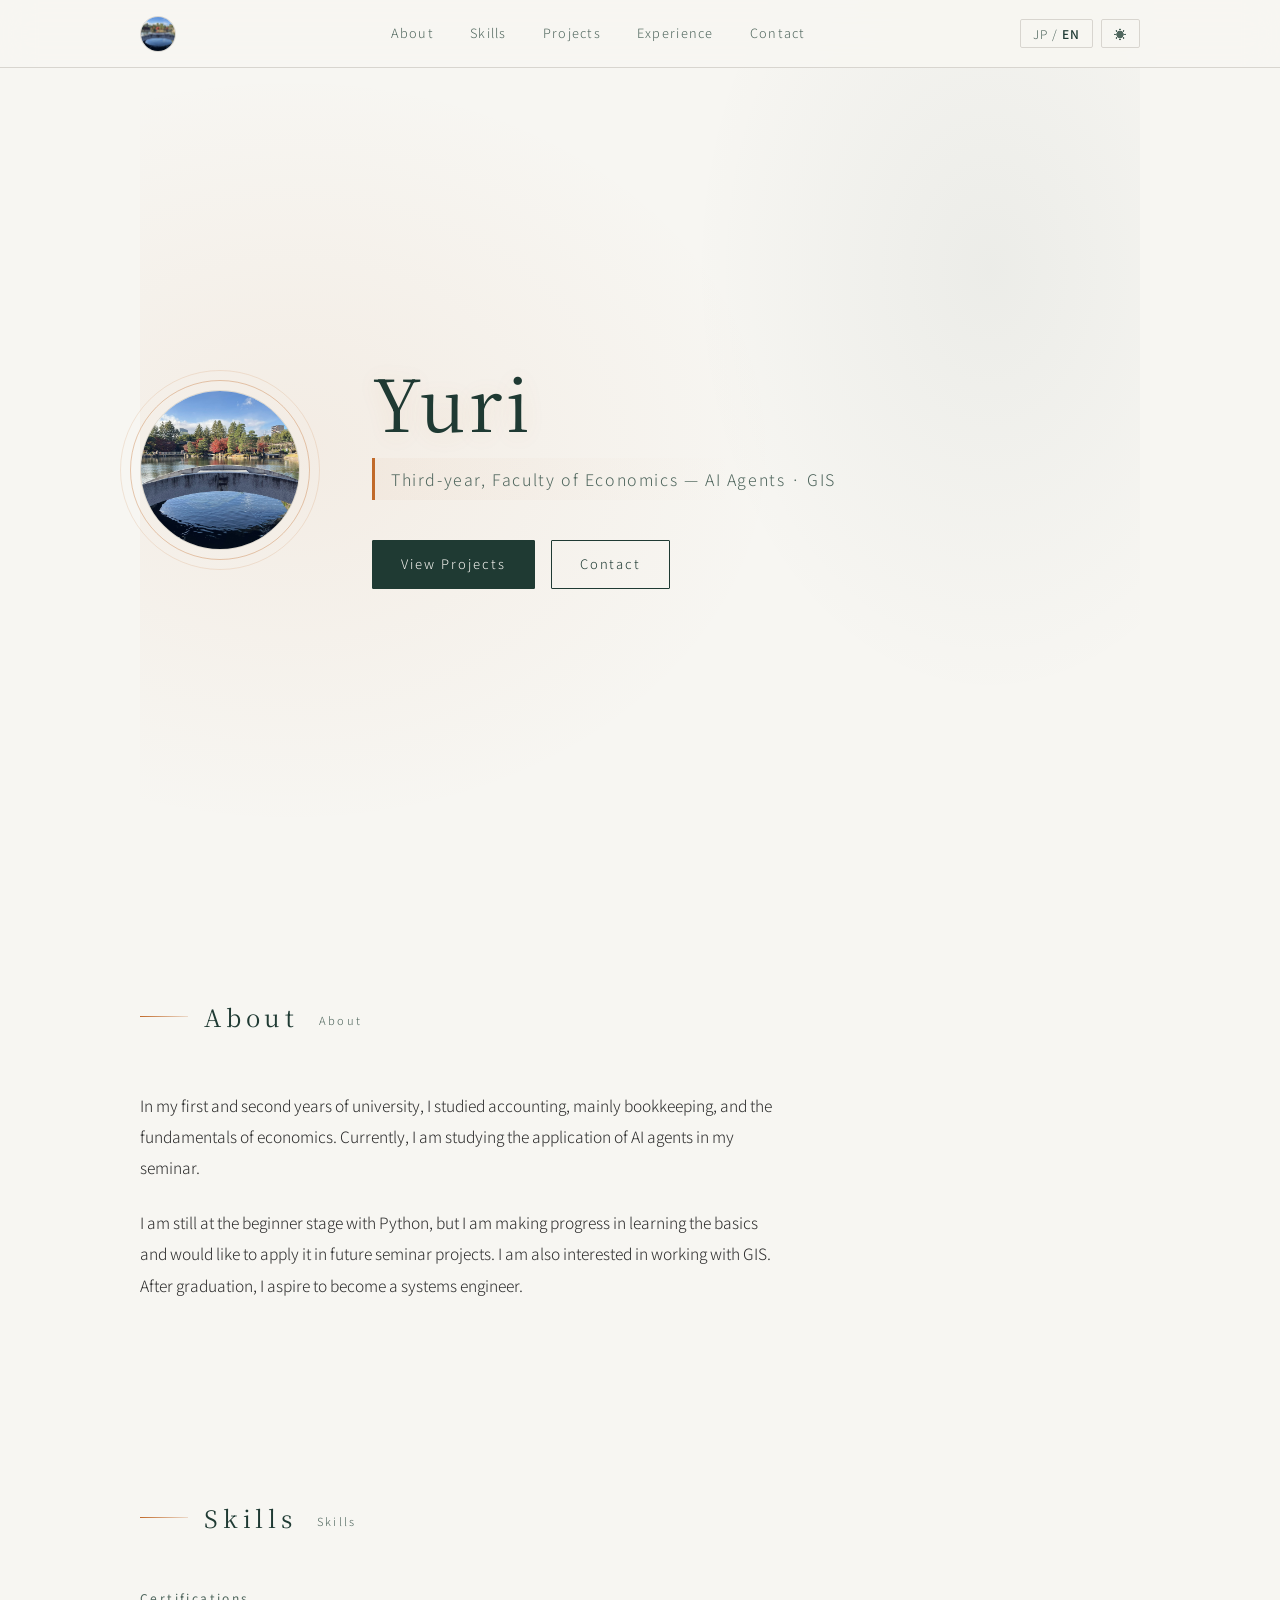
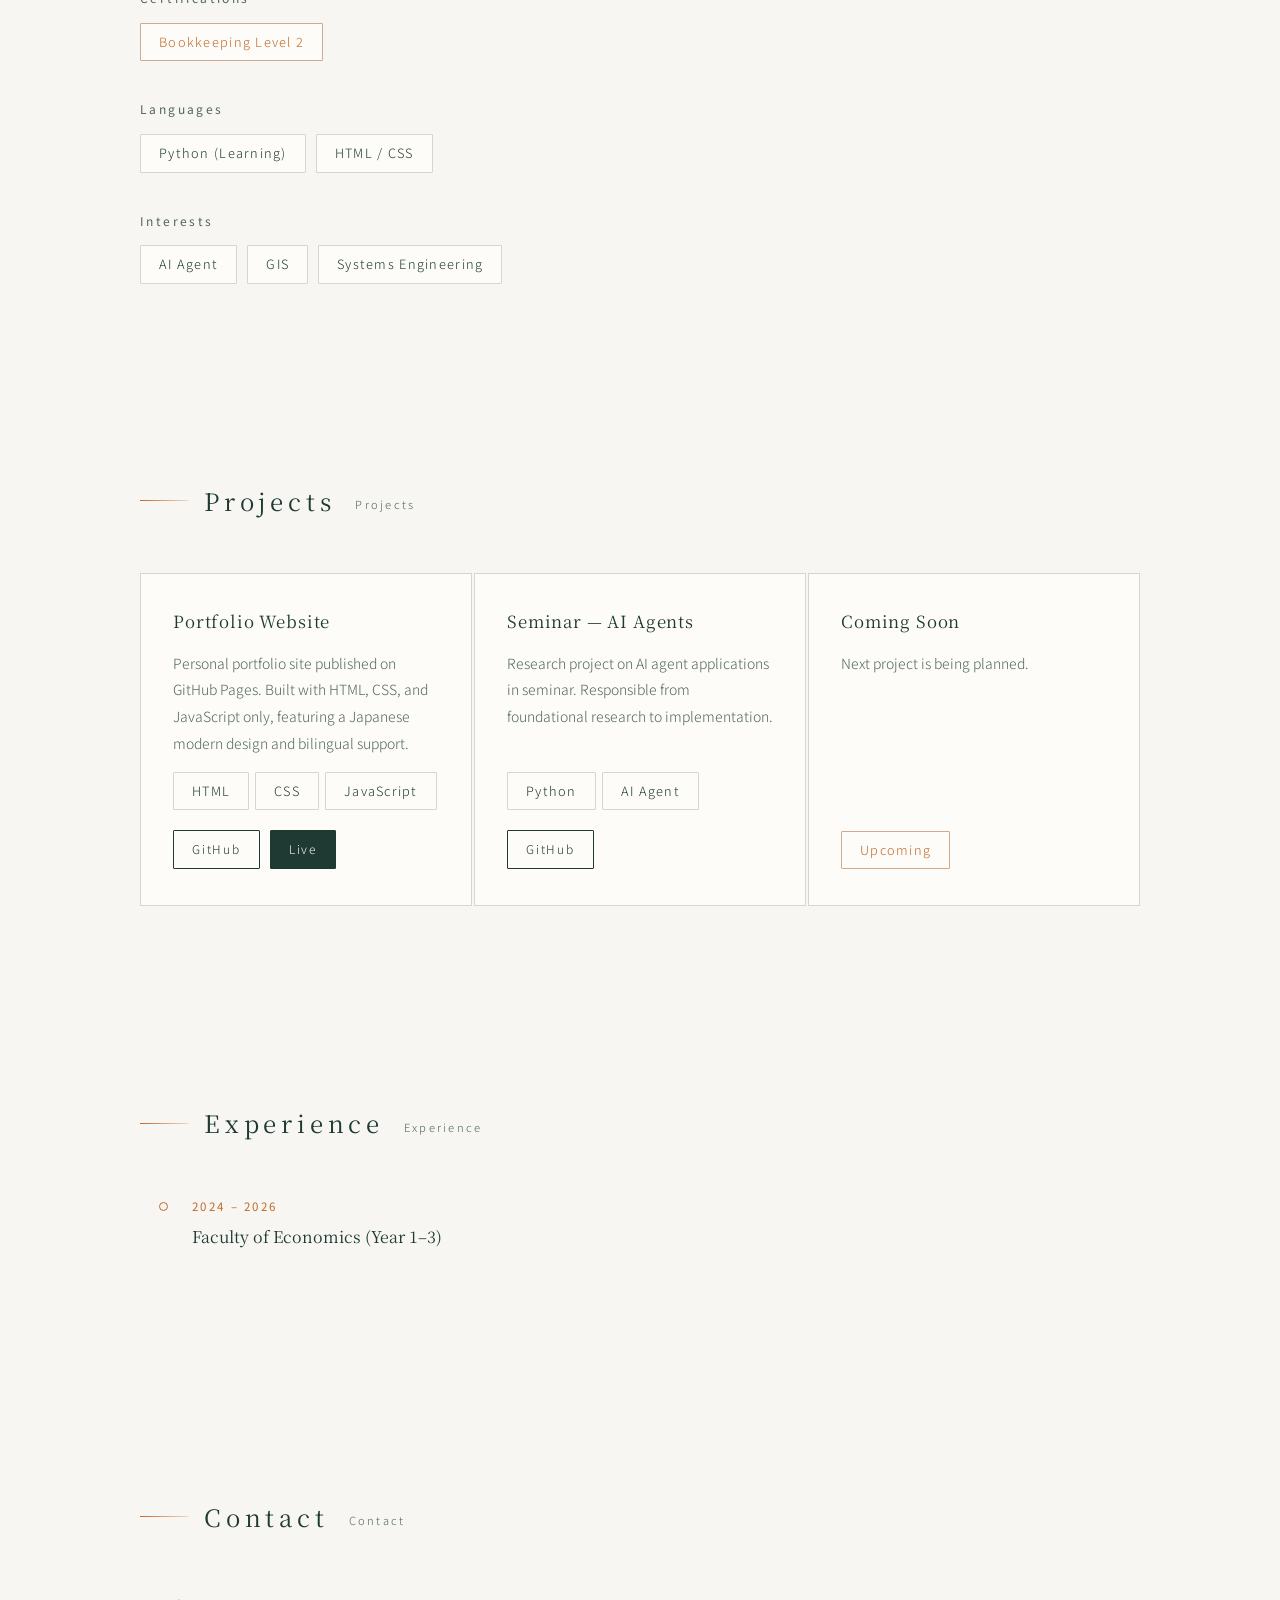
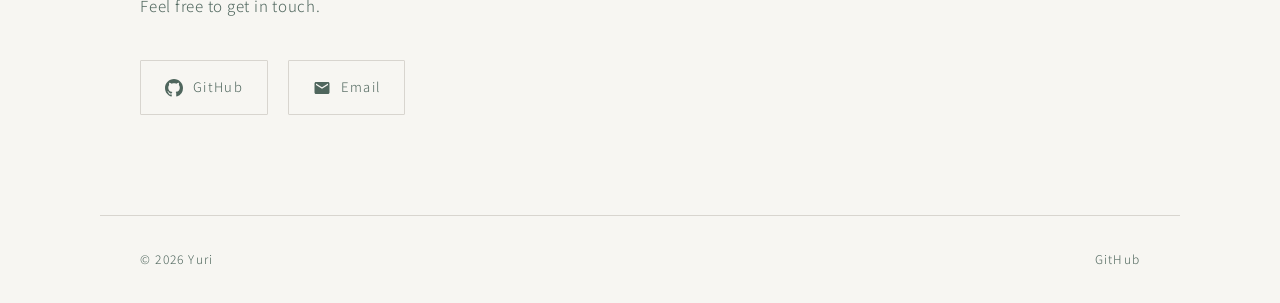
<file: index.html>
<!DOCTYPE html>
<html lang="ja">
<head>
<meta charset="utf-8">
<meta name="viewport" content="width=device-width, initial-scale=1">
<title>ゆり / Yuri — Portfolio</title>
<meta name="description" content="ゆり(Yuri)のポートフォリオサイト。経済学部三年、AIエージェント・GISに興味があります。">
<meta property="og:title" content="ゆり / Yuri — Portfolio">
<meta property="og:description" content="ゆり(Yuri)のポートフォリオサイト。経済学部三年、AIエージェント・GISに興味があります。">
<meta property="og:type" content="website">
<meta property="og:url" content="https://yuri-tanaka-73.github.io/">
<link rel="icon" type="image/jpeg" href="S__38641668_0.jpg">
<link rel="preconnect" href="https://fonts.googleapis.com">
<link rel="preconnect" href="https://fonts.gstatic.com" crossorigin>
<link href="https://fonts.googleapis.com/css2?family=Noto+Serif+JP:wght@300;400;500&family=Noto+Sans+JP:wght@300;400;500&display=swap" rel="stylesheet">
<style>
*,*::before,*::after{margin:0;padding:0;box-sizing:border-box}
:root{
  --bg:#F7F6F2;
  --main:#1F3A33;
  --sub:#4F665D;
  --text:#2A2A2A;
  --border:#D8D5CF;
  --accent:#C16A2A;
  --card:#FDFCF8;
  --header-h:68px;
  --font-serif:"Noto Serif JP","Yu Mincho","游明朝",serif;
  --font-sans:"Noto Sans JP","Hiragino Kaku Gothic ProN",sans-serif;
  --ease-soft:cubic-bezier(.4,0,.2,1)
}
html{scroll-behavior:smooth}
body{
  font-family:var(--font-sans);
  background:var(--bg);
  color:var(--text);
  line-height:1.9;
  font-weight:300;
  overflow-x:hidden
}
a{color:inherit;text-decoration:none}
img{max-width:100%;height:auto;display:block}
ul{list-style:none}
h1,h2,h3{font-family:var(--font-serif);font-weight:400;line-height:1.4}

/* ─── Skip link ─── */
.skip-link{
  position:fixed;top:-100%;left:8px;z-index:9999;
  padding:8px 16px;background:var(--main);color:var(--bg);
  border-radius:4px;font-size:.875rem;
  transition:top .2s
}
.skip-link:focus{top:8px}

/* ─── Header ─── */
header{
  position:fixed;top:0;left:0;right:0;z-index:1000;
  height:var(--header-h);
  background:rgba(247,246,242,.88);
  backdrop-filter:blur(16px);
  -webkit-backdrop-filter:blur(16px);
  border-bottom:1px solid var(--border);
  transition:background .4s
}
.header-inner{
  max-width:1080px;margin:0 auto;padding:0 40px;
  height:100%;display:flex;align-items:center;justify-content:space-between;gap:16px
}
.logo{display:flex;align-items:center}
.logo img{width:36px;height:36px;border-radius:50%;object-fit:cover;border:1px solid var(--border)}
nav{display:flex;gap:4px}
nav a{
  padding:6px 16px;font-size:.8rem;font-weight:300;
  color:var(--sub);letter-spacing:.1em;
  border-radius:2px;
  transition:color .3s var(--ease-soft)
}
nav a:hover{color:var(--main)}
.header-controls{display:flex;gap:8px;align-items:center}
.lang-toggle,.theme-toggle{
  background:transparent;
  border:1px solid var(--border);border-radius:2px;
  padding:5px 12px;font-size:.75rem;font-weight:300;letter-spacing:.08em;
  cursor:pointer;color:var(--sub);font-family:var(--font-sans);
  transition:color .3s,border-color .3s
}
.lang-toggle:hover,.theme-toggle:hover{color:var(--main);border-color:var(--main)}

/* ─── Dark theme ─── */
[data-theme="dark"]{
  --bg:#1a1a16;
  --card:#212118;
  --text:#e8e6e0;
  --border:#3a3830;
  --sub:#8a9e96;
  --main:#9fbfb5
}
[data-theme="dark"] header{background:rgba(26,26,22,.9)}
[data-theme="dark"] .theme-toggle{color:var(--sub)}

/* ─── Main ─── */
main{
  max-width:1080px;margin:0 auto;padding:0 40px;
  position:relative
}
section{padding:100px 0;scroll-margin-top:calc(var(--header-h) + 40px)}

/* ─── Section heading ─── */
.section-label{
  display:flex;align-items:center;gap:16px;margin-bottom:56px
}
.section-label-line{
  width:48px;height:1px;
  background:linear-gradient(90deg,var(--accent),rgba(193,106,42,.2))
}
.section-label h2{
  font-size:clamp(1.2rem,2.5vw,1.5rem);
  color:var(--main);letter-spacing:.2em;font-weight:400
}
.section-label-en{
  font-size:.7rem;color:var(--sub);letter-spacing:.2em;
  font-family:var(--font-sans);font-weight:300;
  margin-left:4px;align-self:flex-end;padding-bottom:2px
}

/* ─── Reveal ─── */
.reveal{opacity:0;transform:translateY(20px);transition:opacity .7s var(--ease-soft),transform .7s var(--ease-soft)}
.reveal.visible{opacity:1;transform:translateY(0)}

/* ─── Hero ─── */
#hero{
  min-height:100vh;display:flex;align-items:center;
  padding:120px 0 80px;position:relative;
  background:radial-gradient(ellipse 70% 60% at 15% 50%, rgba(193,106,42,.07) 0%, transparent 70%),
             radial-gradient(ellipse 50% 80% at 85% 30%, rgba(31,58,51,.05) 0%, transparent 60%)
}
/* 桜吹雪パーティクル */
#hero-petals{position:absolute;inset:0;pointer-events:none;overflow:hidden;z-index:0}
.hero-inner{display:flex;align-items:center;gap:72px;position:relative;z-index:1}
.hero-avatar{flex-shrink:0;position:relative}
/* 二重リング */
.hero-avatar::before,.hero-avatar::after{
  content:'';position:absolute;border-radius:50%;
  top:50%;left:50%;transform:translate(-50%,-50%);
  pointer-events:none
}
.hero-avatar::before{
  width:180px;height:180px;
  border:1px solid rgba(193,106,42,.35)
}
.hero-avatar::after{
  width:200px;height:200px;
  border:1px solid rgba(193,106,42,.15)
}
.hero-avatar img{
  width:160px;height:160px;border-radius:50%;object-fit:cover;
  border:1px solid var(--border);
  filter:sepia(8%);position:relative;z-index:1
}
.hero-text{}
.hero-name{
  font-size:clamp(2.8rem,7vw,4.5rem);
  color:var(--main);margin-bottom:.35rem;letter-spacing:.05em;
  text-shadow:0 2px 24px rgba(193,106,42,.12)
}
.hero-name-en{
  font-family:var(--font-sans);font-size:clamp(.9rem,2vw,1.1rem);
  color:var(--sub);font-weight:300;letter-spacing:.3em;
  margin-bottom:1.2rem
}
.hero-catchphrase{
  font-size:1rem;color:var(--sub);font-weight:300;
  letter-spacing:.1em;margin-bottom:2.5rem;
  border-left:3px solid var(--accent);padding-left:16px;
  background:linear-gradient(90deg,rgba(193,106,42,.04),transparent 80%);
  padding-top:6px;padding-bottom:6px
}
.hero-cta{display:flex;gap:16px;flex-wrap:wrap}

/* ─── Kamon-like divider ─── */
.kamon-divider{
  text-align:center;padding:12px 0;color:var(--border);
  font-size:1.2rem;letter-spacing:.5em;
  user-select:none;aria-hidden:true
}

/* ─── Buttons ─── */
.btn{
  display:inline-flex;align-items:center;gap:8px;
  padding:11px 28px;font-size:.82rem;font-weight:300;
  letter-spacing:.15em;font-family:var(--font-sans);
  cursor:pointer;border-radius:1px;
  transition:background .3s var(--ease-soft),color .3s var(--ease-soft),border-color .3s var(--ease-soft),transform .3s var(--ease-soft)
}
.btn:focus-visible{outline:2px solid var(--accent);outline-offset:3px}
.btn-primary{
  background:var(--main);color:var(--bg);border:1px solid var(--main)
}
.btn-primary:hover{background:var(--sub);border-color:var(--sub);transform:translateY(-1px)}
.btn-outline{
  background:transparent;color:var(--main);border:1px solid var(--main)
}
.btn-outline:hover{background:var(--main);color:var(--bg);transform:translateY(-1px)}
.btn-sm{padding:7px 18px;font-size:.75rem}

/* ─── About ─── */
.about-body{
  max-width:640px;
  font-size:.975rem;color:var(--text);line-height:2;font-weight:300
}
.about-body p+p{margin-top:1.5rem}

/* ─── Skills ─── */
.skills-grid{display:flex;flex-direction:column;gap:40px}
.skill-row h3{
  font-size:.75rem;font-weight:400;letter-spacing:.2em;
  color:var(--sub);margin-bottom:16px;
  font-family:var(--font-sans)
}
.skill-tags{display:flex;flex-wrap:wrap;gap:10px}
.tag{
  padding:6px 18px;border:1px solid var(--border);border-radius:1px;
  font-size:.8rem;font-weight:300;letter-spacing:.1em;color:var(--main);
  background:var(--card);
  transition:border-color .3s,color .3s,background .3s
}
.tag:hover{border-color:var(--accent);color:var(--accent)}
.tag-accent{border-color:color-mix(in srgb,var(--accent) 40%,var(--border));color:var(--accent)}

/* ─── Projects ─── */
.projects-grid{
  display:grid;grid-template-columns:repeat(auto-fit,minmax(300px,1fr));gap:2px
}
.project-card{
  background:var(--card);
  border:1px solid var(--border);
  padding:36px 32px;
  display:flex;flex-direction:column;gap:16px;
  position:relative;overflow:hidden;
  transition:border-color .4s var(--ease-soft),background .4s var(--ease-soft)
}
.project-card::before{
  content:'';position:absolute;left:0;top:0;bottom:0;
  width:2px;background:linear-gradient(to bottom,var(--accent),rgba(193,106,42,.3));
  transform:scaleY(0);transform-origin:bottom;
  transition:transform .4s var(--ease-soft)
}
.project-card:hover{
  border-color:color-mix(in srgb,var(--accent) 30%,var(--border));
  background:color-mix(in srgb,var(--accent) 3%,var(--card))
}
.project-card:hover::before{transform:scaleY(1)}
.project-card h3{font-size:1.05rem;color:var(--main);letter-spacing:.05em}
.project-card p{font-size:.875rem;color:var(--sub);line-height:1.9;flex:1;font-weight:300}
.project-tech{display:flex;flex-wrap:wrap;gap:6px}
.project-links{display:flex;gap:10px;margin-top:4px}

/* ─── Timeline ─── */
.timeline{padding-left:24px}
.timeline-item{
  position:relative;padding-bottom:48px;padding-left:28px
}
.timeline-item::before{
  content:'';position:absolute;left:-1px;top:8px;
  width:1px;height:100%;background:var(--border)
}
.timeline-item:last-child::before{display:none}
.timeline-dot{
  position:absolute;left:-5px;top:6px;
  width:9px;height:9px;border-radius:50%;
  border:1px solid var(--accent);background:var(--bg);
  box-shadow:0 0 0 0 rgba(193,106,42,.3);
  animation:dot-pulse 3s ease-in-out infinite
}
@keyframes dot-pulse{
  0%,100%{box-shadow:0 0 0 0 rgba(193,106,42,.3)}
  50%{box-shadow:0 0 0 6px rgba(193,106,42,0)}
}
.timeline-year{
  font-size:.72rem;font-weight:400;color:var(--accent);
  letter-spacing:.2em;margin-bottom:8px;font-family:var(--font-sans)
}
.timeline-content h3{font-size:1rem;color:var(--main);margin-bottom:4px}
.timeline-org{font-size:.85rem;color:var(--sub);font-weight:300}

/* ─── Contact ─── */
.contact-intro{
  font-size:.95rem;color:var(--sub);font-weight:300;
  letter-spacing:.05em;margin-bottom:40px;max-width:480px;line-height:2
}
.contact-links{display:flex;gap:20px;flex-wrap:wrap}
.contact-link{
  display:flex;align-items:center;gap:10px;
  padding:14px 24px;border:1px solid var(--border);border-radius:1px;
  font-size:.82rem;font-weight:300;letter-spacing:.1em;color:var(--sub);
  transition:border-color .3s,color .3s,background .3s
}
.contact-link:hover{border-color:var(--main);color:var(--main);background:color-mix(in srgb,var(--main) 4%,transparent)}
.contact-link svg{width:18px;height:18px;flex-shrink:0}

/* ─── Footer ─── */
footer{
  max-width:1080px;margin:0 auto;padding:32px 40px;
  border-top:1px solid var(--border);
  display:flex;justify-content:space-between;align-items:center;
  flex-wrap:wrap;gap:12px;
  color:var(--sub);font-size:.75rem;font-weight:300;letter-spacing:.1em
}
footer a{color:var(--sub);transition:color .3s}
footer a:hover{color:var(--main)}

/* ─── Responsive ─── */
@media(max-width:768px){
  main,footer{padding-left:24px;padding-right:24px}
  .header-inner{padding:0 20px}
  nav{display:none}
  section{padding:72px 0}
  #hero{padding:100px 0 56px}
  .hero-inner{flex-direction:column;gap:40px;text-align:center}
  .hero-catchphrase{text-align:left}
  .hero-cta{justify-content:center}
  .hero-avatar img{width:120px;height:120px}
  .projects-grid{grid-template-columns:1fr}
  .contact-links{flex-direction:column}
  footer{flex-direction:column;text-align:center}
  .section-label{margin-bottom:36px}
}
@media(max-width:480px){
  .hero-name{font-size:clamp(2.2rem,12vw,3rem)}
}

/* ─── Reduced motion ─── */
@media(prefers-reduced-motion:reduce){
  *,*::before,*::after{transition-duration:0s!important}
  .reveal{opacity:1;transform:none}
  html{scroll-behavior:auto}
}
</style>
</head>
<body>
<a href="#main-content" class="skip-link">メインコンテンツへ</a>

<header>
  <div class="header-inner">
    <a href="#" class="logo" aria-label="Home">
      <img src="S__38641668_0.jpg" alt="ゆり" width="36" height="36">
    </a>
    <nav aria-label="メインナビゲーション">
      <a href="#about" data-i18n-jp="自己紹介" data-i18n-en="About">自己紹介</a>
      <a href="#skills" data-i18n-jp="スキル" data-i18n-en="Skills">スキル</a>
      <a href="#projects" data-i18n-jp="制作" data-i18n-en="Projects">制作</a>
      <a href="#experience" data-i18n-jp="経歴" data-i18n-en="Experience">経歴</a>
      <a href="#contact" data-i18n-jp="連絡" data-i18n-en="Contact">連絡</a>
    </nav>
    <div class="header-controls">
      <button class="lang-toggle" aria-label="言語切替">
        <span data-lang="ja">JP</span> / <span data-lang="en">EN</span>
      </button>
      <button class="theme-toggle" aria-label="テーマ切替" aria-pressed="false">☀</button>
    </div>
  </div>
</header>

<main id="main-content">

  <section id="hero" class="reveal">
    <div id="hero-petals" aria-hidden="true"></div>
    <div class="hero-inner">
      <div class="hero-avatar">
        <img
          src="S__38641668_0.jpg"
          alt="ゆり" width="160" height="160">
      </div>
      <div class="hero-text">
<h1 class="hero-name" data-i18n-jp="ゆり" data-i18n-en="Yuri">ゆり</h1>
        <p class="hero-catchphrase" data-i18n-jp="経済学部三年 — AIエージェント・GISに興味" data-i18n-en="Third-year, Faculty of Economics — AI Agents · GIS">経済学部三年 — AIエージェント・GISに興味</p>
        <div class="hero-cta">
          <a href="#projects" class="btn btn-primary" data-i18n-jp="制作を見る" data-i18n-en="View Projects">制作を見る</a>
          <a href="#contact" class="btn btn-outline" data-i18n-jp="連絡する" data-i18n-en="Contact">連絡する</a>
        </div>
      </div>
    </div>
  </section>

  <section id="about" class="reveal">
    <div class="section-label">
      <div class="section-label-line" aria-hidden="true"></div>
      <h2 data-i18n-jp="自己紹介" data-i18n-en="About">自己紹介</h2>
      <span class="section-label-en" aria-hidden="true">About</span>
    </div>
    <div class="about-body">
      <p data-i18n-jp="大学1～2年で簿記を中心とした会計分野と経済学の基礎を学習しました。現在はゼミでAIエージェントの活用について勉強しています。" data-i18n-en="In my first and second years of university, I studied accounting, mainly bookkeeping, and the fundamentals of economics. Currently, I am studying the application of AI agents in my seminar.">大学1～2年で簿記を中心とした会計分野と経済学の基礎を学習しました。現在はゼミでAIエージェントの活用について勉強しています。</p>
      <p data-i18n-jp="Pythonについてはまだ初歩的な段階ですが基礎の学習を進めており、今後ゼミの作品制作に活用したいと考えています。加えて、GISを活用した制作にも取り組みたいと考えています。卒業後はシステムエンジニアを志望しています。" data-i18n-en="I am still at the beginner stage with Python, but I am making progress in learning the basics and would like to apply it in future seminar projects. I am also interested in working with GIS. After graduation, I aspire to become a systems engineer.">Pythonについてはまだ初歩的な段階ですが基礎の学習を進めており、今後ゼミの作品制作に活用したいと考えています。加えて、GISを活用した制作にも取り組みたいと考えています。卒業後はシステムエンジニアを志望しています。</p>
    </div>
  </section>

  <section id="skills" class="reveal">
    <div class="section-label">
      <div class="section-label-line" aria-hidden="true"></div>
      <h2 data-i18n-jp="スキル" data-i18n-en="Skills">スキル</h2>
      <span class="section-label-en" aria-hidden="true">Skills</span>
    </div>
    <div class="skills-grid">
      <div class="skill-row">
        <h3 data-i18n-jp="資格" data-i18n-en="Certifications">資格</h3>
        <ul class="skill-tags" role="list">
          <li class="tag tag-accent" data-i18n-jp="日商簿記二級" data-i18n-en="Bookkeeping Level 2">日商簿記二級</li>
        </ul>
      </div>
      <div class="skill-row">
        <h3 data-i18n-jp="言語" data-i18n-en="Languages">言語</h3>
        <ul class="skill-tags" role="list">
          <li class="tag" data-i18n-jp="Python（学習中）" data-i18n-en="Python (Learning)">Python（学習中）</li>
          <li class="tag">HTML / CSS</li>
        </ul>
      </div>
      <div class="skill-row">
        <h3 data-i18n-jp="興味分野" data-i18n-en="Interests">興味分野</h3>
        <ul class="skill-tags" role="list">
          <li class="tag">AI Agent</li>
          <li class="tag">GIS</li>
          <li class="tag" data-i18n-jp="システムエンジニアリング" data-i18n-en="Systems Engineering">Systems Engineering</li>
        </ul>
      </div>
    </div>
  </section>

  <section id="projects" class="reveal">
    <div class="section-label">
      <div class="section-label-line" aria-hidden="true"></div>
      <h2 data-i18n-jp="制作" data-i18n-en="Projects">制作</h2>
      <span class="section-label-en" aria-hidden="true">Projects</span>
    </div>
    <div class="projects-grid">
      <article class="project-card">
        <h3 data-i18n-jp="ポートフォリオサイト" data-i18n-en="Portfolio Website">ポートフォリオサイト</h3>
        <p data-i18n-jp="GitHub Pages で公開している個人ポートフォリオサイト。HTML / CSS / JavaScript のみで構築し、和モダンデザイン・多言語切替に対応。" data-i18n-en="Personal portfolio site published on GitHub Pages. Built with HTML, CSS, and JavaScript only, featuring a Japanese modern design and bilingual support.">GitHub Pages で公開している個人ポートフォリオサイト。HTML / CSS / JavaScript のみで構築し、和モダンデザイン・多言語切替に対応。</p>
        <div class="project-tech">
          <span class="tag">HTML</span>
          <span class="tag">CSS</span>
          <span class="tag">JavaScript</span>
        </div>
        <div class="project-links">
          <a href="https://github.com/yuri-tanaka-73/portfolio" class="btn btn-outline btn-sm" target="_blank" rel="noopener">GitHub</a>
          <a href="https://yuri-tanaka-73.github.io/portfolio" class="btn btn-primary btn-sm" target="_blank" rel="noopener">Live</a>
        </div>
      </article>
      <article class="project-card">
        <h3 data-i18n-jp="ゼミ研究 — AIエージェント" data-i18n-en="Seminar — AI Agents">ゼミ研究 — AIエージェント</h3>
        <p data-i18n-jp="ゼミでの AI エージェント活用に関する研究プロジェクト。基礎調査から実装までを担当。" data-i18n-en="Research project on AI agent applications in seminar. Responsible from foundational research to implementation.">ゼミでの AI エージェント活用に関する研究プロジェクト。基礎調査から実装までを担当。</p>
        <div class="project-tech">
          <span class="tag">Python</span>
          <span class="tag">AI Agent</span>
        </div>
        <div class="project-links">
          <a href="https://github.com/yuri-tanaka-73/" class="btn btn-outline btn-sm" target="_blank" rel="noopener">GitHub</a>
        </div>
      </article>
      <article class="project-card">
        <h3 data-i18n-jp="準備中" data-i18n-en="Coming Soon">準備中</h3>
        <p data-i18n-jp="次のプロジェクトを計画中です。" data-i18n-en="Next project is being planned.">次のプロジェクトを計画中です。</p>
        <div class="project-tech">
          <span class="tag tag-accent" data-i18n-jp="近日公開" data-i18n-en="Upcoming">近日公開</span>
        </div>
      </article>
    </div>
  </section>

  <section id="experience" class="reveal">
    <div class="section-label">
      <div class="section-label-line" aria-hidden="true"></div>
      <h2 data-i18n-jp="経歴" data-i18n-en="Experience">経歴</h2>
      <span class="section-label-en" aria-hidden="true">Experience</span>
    </div>
    <div class="timeline">
      <div class="timeline-item">
        <div class="timeline-dot" aria-hidden="true"></div>
        <div class="timeline-year">2024 – 2026</div>
        <div class="timeline-content">
          <h3 data-i18n-jp="経済学部（一～三年）" data-i18n-en="Faculty of Economics (Year 1–3)">経済学部（一～三年）</h3>
        </div>
      </div>
    </div>
  </section>

  <section id="contact" class="reveal">
    <div class="section-label">
      <div class="section-label-line" aria-hidden="true"></div>
      <h2 data-i18n-jp="連絡" data-i18n-en="Contact">連絡</h2>
      <span class="section-label-en" aria-hidden="true">Contact</span>
    </div>
    <p class="contact-intro" data-i18n-jp="お気軽にご連絡ください。" data-i18n-en="Feel free to get in touch.">お気軽にご連絡ください。</p>
    <div class="contact-links">
      <a href="https://github.com/yuri-tanaka-73" target="_blank" rel="noopener" class="contact-link" aria-label="GitHub">
        <svg viewBox="0 0 24 24" fill="currentColor" aria-hidden="true"><path d="M12 0C5.37 0 0 5.37 0 12c0 5.31 3.435 9.795 8.205 11.385.6.105.825-.255.825-.57 0-.285-.015-1.23-.015-2.235-3.015.555-3.795-.735-4.035-1.41-.135-.345-.72-1.41-1.23-1.695-.42-.225-1.02-.78-.015-.795.945-.015 1.62.87 1.845 1.23 1.08 1.815 2.805 1.305 3.495.99.105-.78.42-1.305.765-1.605-2.67-.3-5.46-1.335-5.46-5.925 0-1.305.465-2.385 1.23-3.225-.12-.3-.54-1.53.12-3.18 0 0 1.005-.315 3.3 1.23.96-.27 1.98-.405 3-.405s2.04.135 3 .405c2.295-1.56 3.3-1.23 3.3-1.23.66 1.65.24 2.88.12 3.18.765.84 1.23 1.905 1.23 3.225 0 4.605-2.805 5.625-5.475 5.925.435.375.81 1.095.81 2.22 0 1.605-.015 2.895-.015 3.3 0 .315.225.69.825.57A12.02 12.02 0 0024 12c0-6.63-5.37-12-12-12z"/></svg>
        GitHub
      </a>
      <a href="mailto:c243166@ed.nagoya-cu.ac.jp" class="contact-link" aria-label="メール">
        <svg viewBox="0 0 24 24" fill="currentColor" aria-hidden="true"><path d="M20 4H4c-1.1 0-2 .9-2 2v12c0 1.1.9 2 2 2h16c1.1 0 2-.9 2-2V6c0-1.1-.9-2-2-2zm0 4l-8 5-8-5V6l8 5 8-5v2z"/></svg>
        <span data-i18n-jp="メール" data-i18n-en="Email">メール</span>
      </a>
    </div>
  </section>

</main>

<footer>
  <p>© 2026 Yuri</p>
  <a href="https://github.com/yuri-tanaka-73/portfolio" target="_blank" rel="noopener">GitHub</a>
</footer>

<script>
(function(){
  var L='lang',T='theme';

  function setLang(v){
    document.documentElement.lang=v;
    localStorage.setItem(L,v);
    document.querySelectorAll('[data-i18n-jp]').forEach(function(el){
      el.textContent=v==='ja'?el.dataset.i18nJp:el.dataset.i18nEn
    });
    document.querySelector('.lang-toggle').querySelectorAll('[data-lang]').forEach(function(s){
      s.style.fontWeight=s.dataset.lang===v?'500':'300';
      s.style.color=s.dataset.lang===v?'var(--main)':'var(--sub)'
    })
  }

  function setTheme(v){
    document.documentElement.setAttribute('data-theme',v);
    localStorage.setItem(T,v);
    var b=document.querySelector('.theme-toggle');
    b.textContent=v==='dark'?'☽':'☀';
    b.setAttribute('aria-pressed',v==='dark'?'true':'false')
  }

  var initL=localStorage.getItem(L)||(navigator.language&&navigator.language.startsWith('en')?'en':'ja');
  var initT=localStorage.getItem(T)||'light';
  setLang(initL);
  setTheme(initT);

  document.querySelector('.lang-toggle').addEventListener('click',function(){
    setLang(document.documentElement.lang==='ja'?'en':'ja')
  });
  document.querySelector('.theme-toggle').addEventListener('click',function(){
    setTheme(document.documentElement.getAttribute('data-theme')==='dark'?'light':'dark')
  });

  var obs=new IntersectionObserver(function(entries){
    entries.forEach(function(e){
      if(e.isIntersecting){e.target.classList.add('visible');obs.unobserve(e.target)}
    })
  },{threshold:.12});
  document.querySelectorAll('.reveal').forEach(function(el){obs.observe(el)});

  /* 桜吹雪パーティクル */
  var wrap=document.getElementById('hero-petals');
  if(wrap&&!window.matchMedia('(prefers-reduced-motion:reduce)').matches){
    var colors=['rgba(193,106,42,.18)','rgba(193,106,42,.10)','rgba(31,58,51,.12)','rgba(193,106,42,.14)'];
    var css='@keyframes petal-fall{0%{transform:translateY(-20px) rotate(0deg);opacity:0}10%{opacity:1}90%{opacity:.6}100%{transform:translateY(100vh) rotate(720deg);opacity:0}}';
    var st=document.createElement('style');st.textContent=css;document.head.appendChild(st);
    for(var i=0;i<14;i++){
      (function(i){
        var el=document.createElement('div');
        var size=(Math.random()*5+4)+'px';
        var left=(Math.random()*95)+'%';
        var delay=(Math.random()*12)+'s';
        var dur=(Math.random()*8+10)+'s';
        var color=colors[i%colors.length];
        el.style.cssText='position:absolute;width:'+size+';height:'+size+';left:'+left+';top:-10px;border-radius:50% 0 50% 0;background:'+color+';animation:petal-fall '+dur+' '+delay+' infinite linear';
        wrap.appendChild(el)
      })(i)
    }
  }
})();
</script>
</body>
</html>
</file>
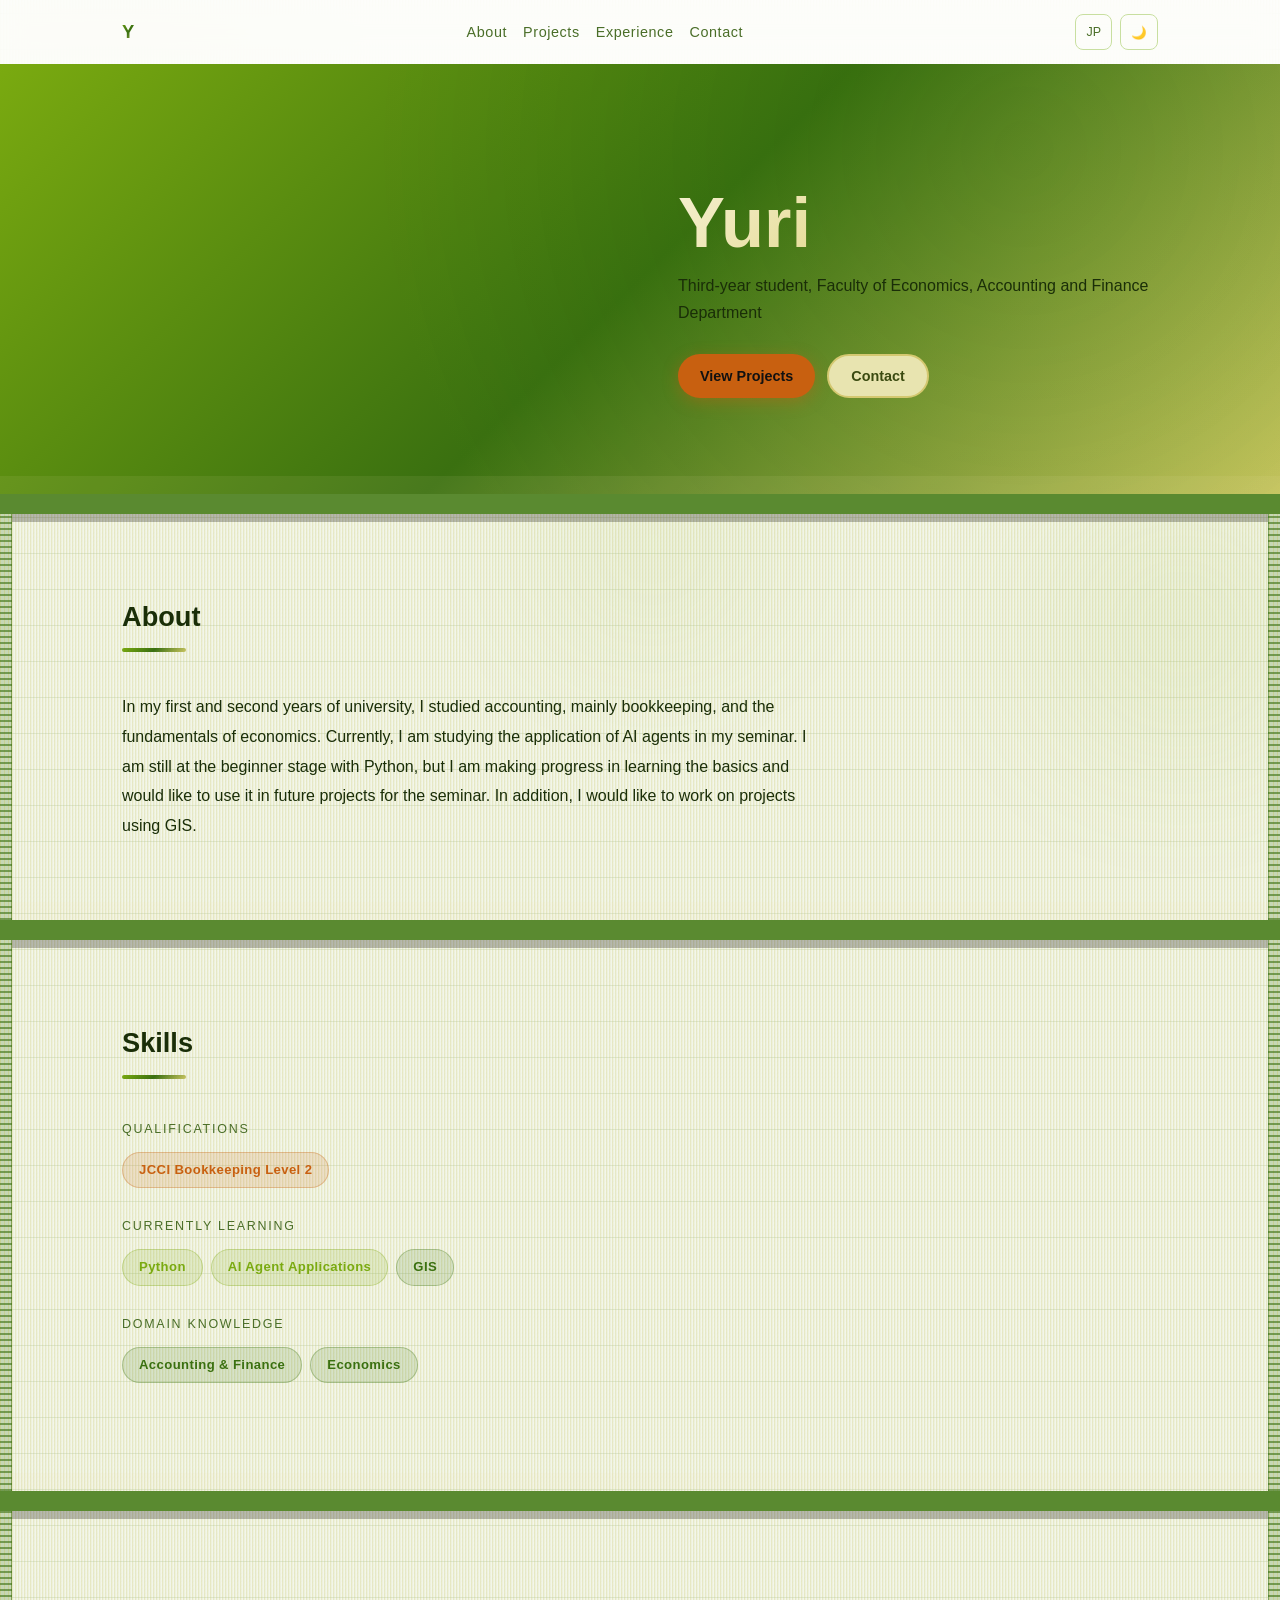
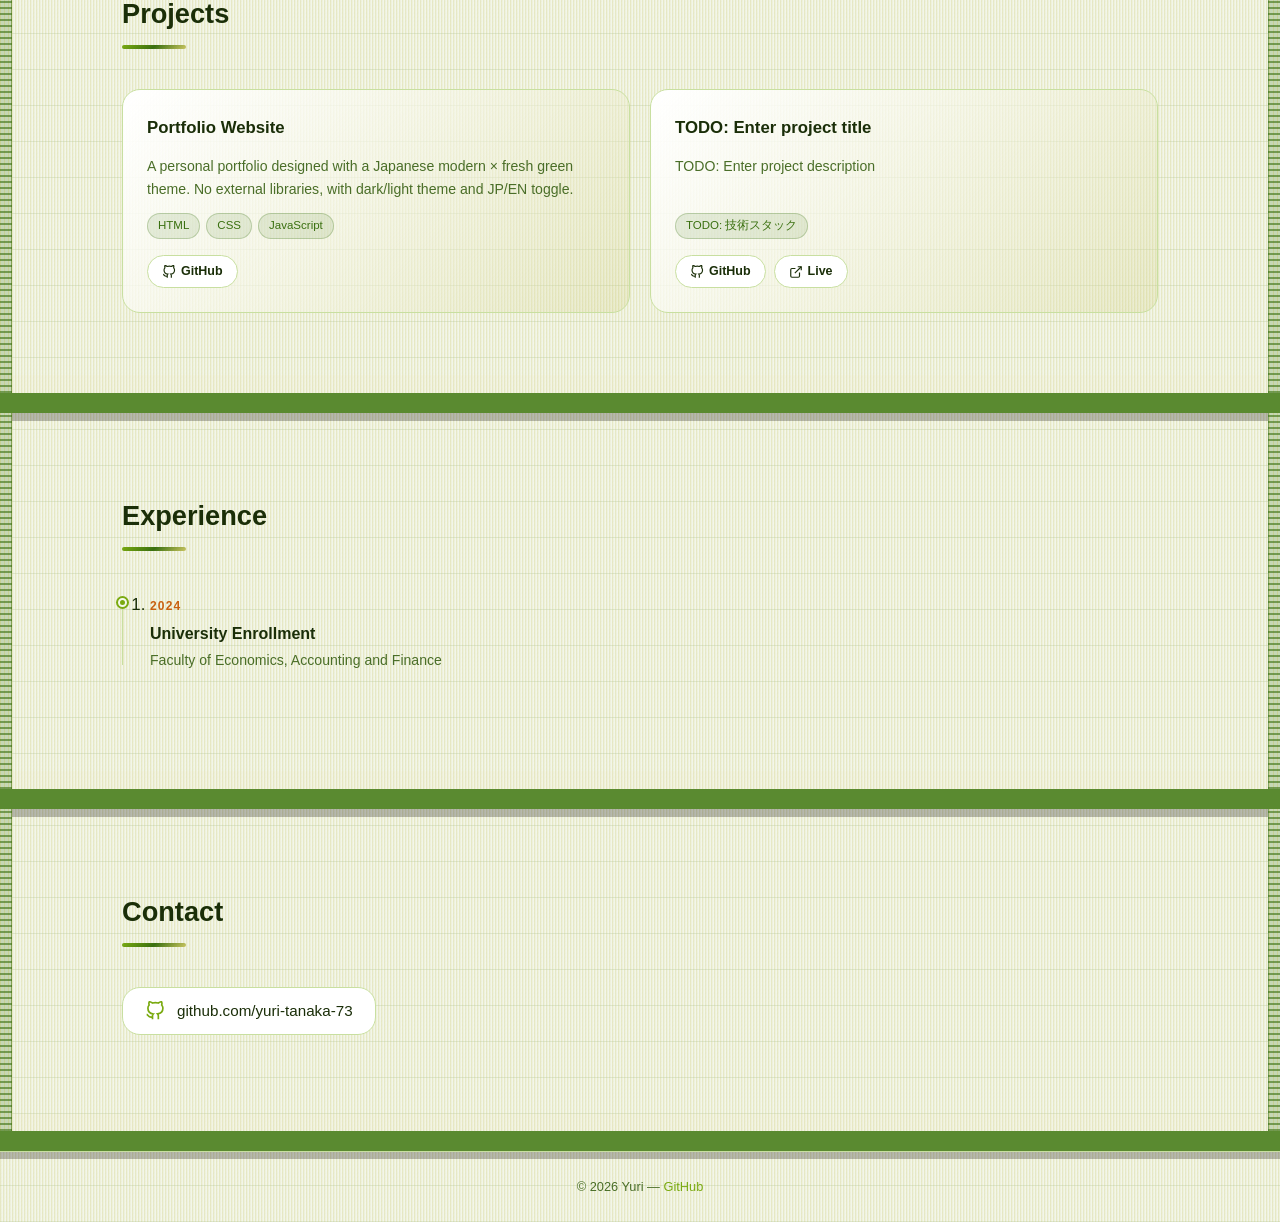
<file: index_old2.html>
<!DOCTYPE html>
<html lang="ja" data-theme="dark">
<head>
  <meta charset="utf-8" />
  <meta name="viewport" content="width=device-width, initial-scale=1" />
  <title>ゆり / Yuri — Portfolio</title>
  <meta name="description" content="経済学部3年・会計ファイナンス学科。簿記2級取得、AIエージェント・GIS・Pythonを学習中。卒業後はシステムエンジニア志望。" />

  <!-- Open Graph -->
  <meta property="og:type"        content="website" />
  <meta property="og:title"       content="ゆり / Yuri — Portfolio" />
  <meta property="og:description" content="経済学部3年・会計ファイナンス学科。簿記2級取得、AIエージェント・GIS・Pythonを学習中。" />
  <meta property="og:image"       content="TODO: プロフィール写真のURLを入れてください" />
  <meta property="og:url"         content="TODO: 公開URLを入れてください" />

  <!-- Twitter Card -->
  <meta name="twitter:card"        content="summary_large_image" />
  <meta name="twitter:title"       content="ゆり / Yuri — Portfolio" />
  <meta name="twitter:description" content="経済学部3年・会計ファイナンス学科。簿記2級取得、AIエージェント・GIS・Pythonを学習中。" />
  <meta name="twitter:image"       content="TODO: プロフィール写真のURLを入れてください" />

  <!-- Favicon: inline SVG with initial -->
  <link rel="icon" type="image/svg+xml" href="data:image/svg+xml,<svg xmlns='http://www.w3.org/2000/svg' viewBox='0 0 32 32'><rect width='32' height='32' rx='8' fill='%239bc420'/><text x='16' y='22' font-size='18' font-family='sans-serif' font-weight='bold' fill='white' text-anchor='middle'>Y</text></svg>" />

  <link rel="stylesheet" href="style_old2.css" />
</head>
<body>

  <!-- Blob background -->
  <div class="blob blob-1" aria-hidden="true"></div>
  <div class="blob blob-2" aria-hidden="true"></div>
  <div class="blob blob-3" aria-hidden="true"></div>

  <!-- Skip link -->
  <a class="skip-link" href="#main">メインコンテンツへスキップ</a>

  <!-- ══ Header ══ -->
  <header>
    <div class="header-inner">
      <span class="logo" aria-label="イニシャル Y">Y</span>

      <nav aria-label="メインナビゲーション">
        <a href="#about"
           data-i18n-jp="About"
           data-i18n-en="About">About</a>
        <a href="#projects"
           data-i18n-jp="制作物"
           data-i18n-en="Projects">制作物</a>
        <a href="#experience"
           data-i18n-jp="経歴"
           data-i18n-en="Experience">経歴</a>
        <a href="#contact"
           data-i18n-jp="連絡先"
           data-i18n-en="Contact">連絡先</a>
      </nav>

      <div class="header-controls">
        <button id="lang-toggle"  class="icon-btn"
                aria-label="言語を切り替える" aria-pressed="false">EN</button>
        <button id="theme-toggle" class="icon-btn"
                aria-label="テーマを切り替える" aria-pressed="false">☀️</button>
      </div>
    </div>
  </header>

  <main id="main">

    <!-- ══ Hero ══ -->
    <section id="hero" class="tatami-border" aria-labelledby="hero-name">
      <div class="container">
        <div class="hero-inner">
          <div class="reveal">
           
          </div>
          <div class="reveal">
            <h1 class="hero-name" id="hero-name"
                data-i18n-jp="ゆり"
                data-i18n-en="Yuri">ゆり</h1>
            <p class="hero-catch"
               data-i18n-jp="経済学部三年　会計ファイナンス学科"
               data-i18n-en="Third-year student, Faculty of Economics, Accounting and Finance Department">
              経済学部三年　会計ファイナンス学科
            </p>
            <div class="hero-cta">
              <a href="#projects" class="btn btn-primary"
                 data-i18n-jp="制作物を見る"
                 data-i18n-en="View Projects">制作物を見る</a>
              <a href="#contact"  class="btn btn-outline"
                 data-i18n-jp="連絡する"
                 data-i18n-en="Contact">連絡する</a>
            </div>
          </div>
        </div>
      </div>
    </section>

    <!-- ══ About ══ -->
    <section id="about" class="tatami-border" aria-labelledby="about-title">
      <div class="container">
        <h2 class="section-heading reveal" id="about-title"
            data-i18n-jp="About" data-i18n-en="About">About</h2>
        <div class="section-bar reveal"></div>
        <p class="about-text reveal"
           data-i18n-jp="大学1～2年で簿記を中心とした会計分野と経済学の基礎を学習しました。現在はゼミでAIエージェントの活用について勉強しています。Pythonについてはまだ初歩的な段階ですが基礎の学習を進めており、今後ゼミの作品制作に活用したいと考えています。加えて、GISを活用した制作にも取り組みたいと考えています。"
           data-i18n-en="In my first and second years of university, I studied accounting, mainly bookkeeping, and the fundamentals of economics. Currently, I am studying the application of AI agents in my seminar. I am still at the beginner stage with Python, but I am making progress in learning the basics and would like to use it in future projects for the seminar. In addition, I would like to work on projects using GIS.">
          大学1～2年で簿記を中心とした会計分野と経済学の基礎を学習しました。現在はゼミでAIエージェントの活用について勉強しています。Pythonについてはまだ初歩的な段階ですが基礎の学習を進めており、今後ゼミの作品制作に活用したいと考えています。加えて、GISを活用した制作にも取り組みたいと考えています。
        </p>
      </div>
    </section>

    <!-- ══ Skills ══ -->
    <section id="skills" class="tatami-border" aria-labelledby="skills-title">
      <div class="container">
        <h2 class="section-heading reveal" id="skills-title"
            data-i18n-jp="スキル" data-i18n-en="Skills">スキル</h2>
        <div class="section-bar reveal"></div>

        <div class="skills-category reveal">
          <p class="skills-category-title"
             data-i18n-jp="資格" data-i18n-en="Qualifications">資格</p>
          <ul class="skills-list" role="list">
            <li class="skill-badge cat-3"
                data-i18n-jp="日商簿記 2級"
                data-i18n-en="JCCI Bookkeeping Level 2">日商簿記 2級</li>
          </ul>
        </div>

        <div class="skills-category reveal">
          <p class="skills-category-title"
             data-i18n-jp="学習中" data-i18n-en="Currently Learning">学習中</p>
          <ul class="skills-list" role="list">
            <li class="skill-badge cat-1"
                data-i18n-jp="Python" data-i18n-en="Python">Python</li>
            <li class="skill-badge cat-1"
                data-i18n-jp="AIエージェント活用"
                data-i18n-en="AI Agent Applications">AIエージェント活用</li>
            <li class="skill-badge cat-2"
                data-i18n-jp="GIS" data-i18n-en="GIS">GIS</li>
          </ul>
        </div>

        <div class="skills-category reveal">
          <p class="skills-category-title"
             data-i18n-jp="専門知識" data-i18n-en="Domain Knowledge">専門知識</p>
          <ul class="skills-list" role="list">
            <li class="skill-badge cat-2"
                data-i18n-jp="会計・ファイナンス"
                data-i18n-en="Accounting &amp; Finance">会計・ファイナンス</li>
            <li class="skill-badge cat-2"
                data-i18n-jp="経済学" data-i18n-en="Economics">経済学</li>
          </ul>
        </div>
      </div>
    </section>

    <!-- ══ Projects ══ -->
    <section id="projects" class="tatami-border" aria-labelledby="projects-title">
      <div class="container">
        <h2 class="section-heading reveal" id="projects-title"
            data-i18n-jp="制作物" data-i18n-en="Projects">制作物</h2>
        <div class="section-bar reveal"></div>
        <div class="projects-grid">

          <article class="project-card reveal">
            <h3 data-i18n-jp="ポートフォリオサイト"
                data-i18n-en="Portfolio Website">ポートフォリオサイト</h3>
            <p data-i18n-jp="和モダン × 若草色をテーマに設計した個人ポートフォリオ。外部ライブラリ不使用、ダーク/ライトテーマ・日英切替対応。"
               data-i18n-en="A personal portfolio designed with a Japanese modern × fresh green theme. No external libraries, with dark/light theme and JP/EN toggle.">
              和モダン × 若草色をテーマに設計した個人ポートフォリオ。外部ライブラリ不使用、ダーク/ライトテーマ・日英切替対応。
            </p>
            <div class="project-tags">
              <span class="project-tag">HTML</span>
              <span class="project-tag">CSS</span>
              <span class="project-tag">JavaScript</span>
            </div>
            <div class="project-links">
              <a href="https://github.com/yuri-tanaka-73"
                 class="project-link-btn"
                 target="_blank" rel="noopener noreferrer"
                 aria-label="GitHubでポートフォリオを見る">
                <svg width="14" height="14" viewBox="0 0 24 24" fill="none" stroke="currentColor" stroke-width="2" aria-hidden="true">
                  <path d="M9 19c-5 1.5-5-2.5-7-3m14 6v-3.87a3.37 3.37 0 0 0-.94-2.61c3.14-.35 6.44-1.54 6.44-7A5.44 5.44 0 0 0 20 4.77 5.07 5.07 0 0 0 19.91 1S18.73.65 16 2.48a13.38 13.38 0 0 0-7 0C6.27.65 5.09 1 5.09 1A5.07 5.07 0 0 0 5 4.77a5.44 5.44 0 0 0-1.5 3.78c0 5.42 3.3 6.61 6.44 7A3.37 3.37 0 0 0 9 18.13V22"/>
                </svg>
                GitHub
              </a>
            </div>
          </article>

          <article class="project-card reveal">
            <h3 data-i18n-jp="TODO: プロジェクトタイトルを入れてください"
                data-i18n-en="TODO: Enter project title">TODO: プロジェクトタイトルを入れてください</h3>
            <p data-i18n-jp="TODO: プロジェクトの説明を入れてください"
               data-i18n-en="TODO: Enter project description">
              TODO: プロジェクトの説明を入れてください
            </p>
            <div class="project-tags">
              <span class="project-tag">TODO: 技術スタック</span>
            </div>
            <div class="project-links">
              <a href="#" class="project-link-btn"
                 aria-label="GitHubでプロジェクトを見る">
                <svg width="14" height="14" viewBox="0 0 24 24" fill="none" stroke="currentColor" stroke-width="2" aria-hidden="true">
                  <path d="M9 19c-5 1.5-5-2.5-7-3m14 6v-3.87a3.37 3.37 0 0 0-.94-2.61c3.14-.35 6.44-1.54 6.44-7A5.44 5.44 0 0 0 20 4.77 5.07 5.07 0 0 0 19.91 1S18.73.65 16 2.48a13.38 13.38 0 0 0-7 0C6.27.65 5.09 1 5.09 1A5.07 5.07 0 0 0 5 4.77a5.44 5.44 0 0 0-1.5 3.78c0 5.42 3.3 6.61 6.44 7A3.37 3.37 0 0 0 9 18.13V22"/>
                </svg>
                GitHub
              </a>
              <a href="#" class="project-link-btn"
                 aria-label="ライブデモを見る">
                <svg width="14" height="14" viewBox="0 0 24 24" fill="none" stroke="currentColor" stroke-width="2" aria-hidden="true">
                  <path d="M18 13v6a2 2 0 0 1-2 2H5a2 2 0 0 1-2-2V8a2 2 0 0 1 2-2h6"/>
                  <polyline points="15 3 21 3 21 9"/>
                  <line x1="10" y1="14" x2="21" y2="3"/>
                </svg>
                Live
              </a>
            </div>
          </article>

        </div>
      </div>
    </section>

    <!-- ══ Experience ══ -->
    <section id="experience" class="tatami-border" aria-labelledby="experience-title">
      <div class="container">
        <h2 class="section-heading reveal" id="experience-title"
            data-i18n-jp="経歴" data-i18n-en="Experience">経歴</h2>
        <div class="section-bar reveal"></div>
        <ol class="timeline reveal" aria-label="経歴タイムライン">

          <li class="timeline-item">
            <time class="timeline-year" datetime="2024">2024</time>
            <p class="timeline-role"
               data-i18n-jp="大学入学"
               data-i18n-en="University Enrollment">大学入学</p>
            <p class="timeline-org"
               data-i18n-jp="経済学部 会計ファイナンス学科"
               data-i18n-en="Faculty of Economics, Accounting and Finance">
              経済学部 会計ファイナンス学科
            </p>
          </li>

        </ol>
      </div>
    </section>

    <!-- ══ Contact ══ -->
    <section id="contact" class="tatami-border" aria-labelledby="contact-title">
      <div class="container">
        <h2 class="section-heading reveal" id="contact-title"
            data-i18n-jp="連絡先" data-i18n-en="Contact">連絡先</h2>
        <div class="section-bar reveal"></div>
        <ul class="contact-list reveal" role="list">

          <li class="contact-item">
            <a href="https://github.com/yuri-tanaka-73"
               target="_blank" rel="noopener noreferrer"
               aria-label="GitHubプロフィール: yuri-tanaka-73">
              <svg width="20" height="20" viewBox="0 0 24 24" fill="none" stroke="currentColor" stroke-width="2" aria-hidden="true">
                <path d="M9 19c-5 1.5-5-2.5-7-3m14 6v-3.87a3.37 3.37 0 0 0-.94-2.61c3.14-.35 6.44-1.54 6.44-7A5.44 5.44 0 0 0 20 4.77 5.07 5.07 0 0 0 19.91 1S18.73.65 16 2.48a13.38 13.38 0 0 0-7 0C6.27.65 5.09 1 5.09 1A5.07 5.07 0 0 0 5 4.77a5.44 5.44 0 0 0-1.5 3.78c0 5.42 3.3 6.61 6.44 7A3.37 3.37 0 0 0 9 18.13V22"/>
              </svg>
              github.com/yuri-tanaka-73
            </a>
          </li>

        </ul>
      </div>
    </section>

  </main>

  <footer>
    <p>
      © 2026 Yuri —
      <a href="https://github.com/yuri-tanaka-73"
         target="_blank" rel="noopener noreferrer">GitHub</a>
    </p>
  </footer>

  <script src="script_old2.js"></script>
</body>
</html>
</file>
<file: style_old2.css>
/* ============================================================
   style_2a.css — 若草色 × オレンジ  Mobile First
   ============================================================ */

/* ── CSS Variables : Dark (default) ── */
:root {
  --bg:        #0e1a0a;
  --bg-elev:   #162010;
  --fg:        #eef5e0;
  --muted:     #8aaa60;
  --border:    #2e4a1a;
  --card:      #192814;

  --accent:    #9bc420;   /* 若草 */
  --accent-2:  #4a8a18;   /* 深緑 */
  --accent-3:  #e8e4b0;   /* クリーム */
  --accent-4:  #e07820;   /* オレンジ（CTA専用） */

  --gradient-hero: linear-gradient(135deg, var(--accent), var(--accent-2) 50%, var(--accent-3));
  --shadow-glow:   0 8px 32px -8px color-mix(in srgb, var(--accent) 40%, transparent);

  --radius-card: 18px;
  --radius-pill: 9999px;
  --transition:  .2s ease-out;

  --font: -apple-system, BlinkMacSystemFont, "Segoe UI", "Hiragino Sans", "Noto Sans JP", sans-serif;
}

/* ── CSS Variables : Light ── */
[data-theme="light"] {
  --bg:        #f5f9ec;
  --bg-elev:   #ffffff;
  --fg:        #1a2e08;
  --muted:     #4a6e28;
  --border:    #c8dfa0;
  --card:      #ffffff;

  --accent:    #7aaa10;
  --accent-2:  #3a7010;
  --accent-3:  #c8c460;
  --accent-4:  #c86010;

  --shadow-glow: 0 8px 32px -8px color-mix(in srgb, var(--accent) 30%, transparent);
}

[data-theme="dark"] body {
  background-image: none;
}
*, *::before, *::after { box-sizing: border-box; margin: 0; padding: 0; }
html { scroll-behavior: smooth; }
body {
  background-color: var(--bg);
  background-image:
    url("data:image/svg+xml,%3Csvg xmlns='http://www.w3.org/2000/svg' width='4' height='4'%3E%3Cfilter id='n'%3E%3CfeTurbulence type='fractalNoise' baseFrequency='1.8 0.4' numOctaves='6' stitchTiles='stitch'/%3E%3CfeColorMatrix type='saturate' values='0'/%3E%3C/filter%3E%3Crect width='4' height='4' filter='url(%23n)' opacity='0.09'/%3E%3C/svg%3E"),
    repeating-linear-gradient(
      90deg,
      color-mix(in srgb, var(--accent-3) 28%, transparent) 0px,
      color-mix(in srgb, var(--accent-3) 28%, transparent) 1px,
      color-mix(in srgb, var(--accent-3) 10%, transparent) 1px,
      color-mix(in srgb, var(--accent-3) 10%, transparent) 2px,
      transparent 2px,
      transparent 3px
    ),
    repeating-linear-gradient(
      0deg,
      color-mix(in srgb, var(--accent-2) 12%, transparent) 0px,
      color-mix(in srgb, var(--accent-2) 12%, transparent) 1px,
      transparent 1px,
      transparent 36px
    );
  color: var(--fg);
  font-family: var(--font);
  font-size: 1rem;
  line-height: 1.7;
  -webkit-font-smoothing: antialiased;
  overflow-x: hidden;
}
img { max-width: 100%; display: block; }
a { color: var(--accent); text-decoration: none; }
a:hover { text-decoration: underline; }
:focus-visible { outline: 2px solid var(--accent-4); outline-offset: 3px; border-radius: 4px; }

/* ── Skip link ── */
.skip-link {
  position: absolute;
  top: -100%;
  left: 16px;
  background: var(--accent-4);
  color: #fff;
  padding: 8px 16px;
  border-radius: 0 0 8px 8px;
  font-size: .9rem;
  z-index: 9999;
  transition: top .15s;
}
.skip-link:focus { top: 0; }

/* ── Blob background ── */
.blob {
  position: fixed;
  border-radius: 50%;
  filter: blur(80px);
  opacity: .22;
  pointer-events: none;
  z-index: 0;
  background: radial-gradient(
    circle,
    color-mix(in srgb, var(--accent) 60%, transparent) 0%,
    transparent 70%
  );
}
.blob-1 { width: 420px; height: 420px; top: -80px;  left: -100px; }
.blob-2 { width: 360px; height: 360px; bottom: 10%; right: -80px; }
.blob-3 { width: 280px; height: 280px; top: 45%;    left: 40%;   }

/* ── Container ── */
.container {
  position: relative;
  z-index: 1;
  width: 100%;
  max-width: 1100px;
  margin: 0 auto;
  padding: 0 16px;
}

/* ── Header ── */
header {
  position: sticky;
  top: 0;
  z-index: 200;
  background: color-mix(in srgb, var(--bg-elev) 85%, transparent);
  backdrop-filter: blur(12px);

}
.header-inner {
  display: flex;
  align-items: center;
  justify-content: space-between;
  height: 56px;
  max-width: 1100px;
  margin: 0 auto;
  padding: 0 16px;
  gap: 12px;
}
.logo {
  font-size: 1.15rem;
  font-weight: 800;
  background: var(--gradient-hero);
  -webkit-background-clip: text;
  background-clip: text;
  color: transparent;
  flex-shrink: 0;
}
nav { display: flex; gap: 16px; }
nav a {
  font-size: .85rem;
  color: var(--muted);
  letter-spacing: .04em;
  transition: color var(--transition);
}
nav a:hover { color: var(--fg); text-decoration: none; }
.header-controls { display: flex; gap: 8px; flex-shrink: 0; }
.icon-btn {
  background: none;
  border: 1px solid var(--border);
  border-radius: 8px;
  color: var(--muted);
  cursor: pointer;
  font-size: .78rem;
  font-family: var(--font);
  padding: 5px 10px;
  min-height: 36px;
  transition: color var(--transition), border-color var(--transition);
}
.icon-btn:hover { color: var(--fg); border-color: var(--accent); }

/* ── Section base ── */
section {
  padding: 80px 0 80px;
  scroll-margin-top: 56px;
  position: relative;
  border-bottom: 20px solid #5a8a30;
  box-shadow:
    0 8px 0 0 rgba(0,0,0,0.25),
    inset 0 -18px 0 0 rgba(232,228,176,0.08);
}
section::before { content: none; }
.section-heading {
  font-size: 1.7rem;
  font-weight: 800;
  margin-bottom: 8px;
}
.section-bar {
  width: 64px;
  height: 4px;
  background: var(--gradient-hero);
  border-radius: var(--radius-pill);
  margin-bottom: 40px;
}

/* ── Reveal animation ── */
.reveal {
  opacity: 0;
  transform: translateY(12px);
  transition: opacity .25s ease-out, transform .25s ease-out;
}
.reveal.visible { opacity: 1; transform: none; }

@media (prefers-reduced-motion: reduce) {
  .reveal { opacity: 1; transform: none; transition: none; }
  .blob { display: none; }
  .btn:hover, .project-card:hover { transform: none; }
}

/* ── Hero ── */
#hero {
  padding: 96px 0 80px;
  position: relative;
  background:
    var(--gradient-hero),
    radial-gradient(
      circle at 80% 20%,
      color-mix(in srgb, var(--accent-2) 15%, transparent),
      transparent 60%
    );
  background-blend-mode: overlay, normal;
}
#hero::before {
  content: "";
  position: absolute;
  inset: 0;
  background: radial-gradient(
    circle at 20% 30%,
    color-mix(in srgb, var(--accent) 25%, transparent),
    transparent 60%
  );
  pointer-events: none;
}
.hero-inner {
  display: flex;
  flex-direction: column;
  gap: 40px;
  align-items: flex-start;
}
.hero-photo {
  width: 120px;
  height: 120px;
  border-radius: 50%;
  object-fit: cover;
  border: 3px solid var(--accent);
  box-shadow: var(--shadow-glow);
}
.hero-tag {
  display: inline-block;
  font-size: .88rem;
  font-weight: 800;
  letter-spacing: .18em;
  text-transform: uppercase;
  color: var(--accent-4);
  background: none;
  border: none;
  border-bottom: 2px solid var(--accent-4);
  border-radius: 0;
  padding: 0 0 4px 0;
  margin-bottom: 16px;
  box-shadow: none;
  text-shadow:
    -1px -1px 0 #f0eccc,
     1px -1px 0 #f0eccc,
    -1px  1px 0 #f0eccc,
     1px  1px 0 #f0eccc;
}
.hero-name {
  font-size: clamp(2.4rem, 9vw, 4.4rem);
  font-weight: 900;
  line-height: 1.1;
  background: linear-gradient(135deg, #f5f0d0, #e8dfa0 33%, #d4c870 66%, #b8aa40);
  -webkit-background-clip: text;
  background-clip: text;
  color: transparent;
  margin-bottom: 12px;
}
.hero-catch {
  font-size: 1rem;
  color: var(--fg);
  max-width: 480px;
  line-height: 1.65;
  margin-bottom: 28px;
}
.hero-cta { display: flex; gap: 12px; flex-wrap: wrap; }

/* ── Buttons ── */
.btn {
  display: inline-flex;
  align-items: center;
  gap: 6px;
  min-height: 44px;
  padding: 0 22px;
  border-radius: var(--radius-pill);
  font-size: .9rem;
  font-weight: 700;
  font-family: var(--font);
  cursor: pointer;
  border: none;
  transition: filter var(--transition), transform var(--transition);
  text-decoration: none;
}
.btn:hover { filter: brightness(1.1); transform: translateY(-2px); text-decoration: none; }
.btn-primary {
  background: var(--accent-4);
  color: #111;
  box-shadow: 0 4px 16px color-mix(in srgb, var(--accent-4) 40%, transparent);
}
.btn-outline {
  background: #e8e4b0;
  border: 2px solid #d4c870;
  color: #3a4a10;
}

/* ── About ── */
#about { }
.about-text {
  max-width: 700px;
  font-size: 1rem;
  line-height: 1.85;
}

/* ── Skills ── */
#skills { }
.skills-category { margin-bottom: 28px; }
.skills-category-title {
  font-size: .78rem;
  letter-spacing: .14em;
  text-transform: uppercase;
  color: var(--muted);
  margin-bottom: 12px;
}
.skills-list {
  display: flex;
  flex-wrap: wrap;
  gap: 8px;
  list-style: none;
}
.skill-badge {
  border-radius: var(--radius-pill);
  padding: 6px 16px;
  font-size: .82rem;
  font-weight: 600;
  letter-spacing: .03em;
}
.skill-badge.cat-1 {
  background: color-mix(in srgb, var(--accent) 15%, transparent);
  color: var(--accent);
  border: 1px solid color-mix(in srgb, var(--accent) 30%, transparent);
}
.skill-badge.cat-2 {
  background: color-mix(in srgb, var(--accent-2) 15%, transparent);
  color: var(--accent-2);
  border: 1px solid color-mix(in srgb, var(--accent-2) 30%, transparent);
}
.skill-badge.cat-3 {
  background: color-mix(in srgb, var(--accent-4) 15%, transparent);
  color: var(--accent-4);
  border: 1px solid color-mix(in srgb, var(--accent-4) 30%, transparent);
}

/* ── Projects ── */
#projects { }
.projects-grid {
  display: grid;
  grid-template-columns: repeat(auto-fit, minmax(280px, 1fr));
  gap: 20px;
}
.project-card {
  background:
    linear-gradient(
      135deg,
      var(--card),
      color-mix(in srgb, var(--accent-3) 20%, transparent)
    );
  border: 1px solid var(--border);
  border-radius: var(--radius-card);
  padding: 24px;
  display: flex;
  flex-direction: column;
  gap: 12px;
  transition: transform var(--transition), box-shadow var(--transition), border-color var(--transition);
}
.project-card:hover {
  transform: translateY(-4px);
  box-shadow: var(--shadow-glow);
  border-color: var(--accent);
}
.project-card h3 { font-size: 1.05rem; font-weight: 700; }
.project-card p  { font-size: .88rem; color: var(--muted); line-height: 1.65; flex: 1; }
.project-tags { display: flex; flex-wrap: wrap; gap: 6px; }
.project-tag {
  font-size: .72rem;
  background: color-mix(in srgb, var(--accent-2) 12%, transparent);
  color: var(--accent-2);
  border: 1px solid color-mix(in srgb, var(--accent-2) 25%, transparent);
  border-radius: var(--radius-pill);
  padding: 2px 10px;
}
.project-links { display: flex; gap: 8px; flex-wrap: wrap; margin-top: 4px; }
.project-link-btn {
  font-size: .78rem;
  font-weight: 600;
  font-family: var(--font);
  padding: 5px 14px;
  border-radius: var(--radius-pill);
  border: 1px solid var(--border);
  background: var(--bg-elev);
  color: var(--fg);
  cursor: pointer;
  text-decoration: none;
  transition: border-color var(--transition), color var(--transition);
  display: inline-flex;
  align-items: center;
  gap: 5px;
}
.project-link-btn:hover { border-color: var(--accent); color: var(--accent); text-decoration: none; }

/* ── Experience ── */
#experience { }
.timeline { position: relative; padding-left: 28px; }
.timeline::before {
  content: '';
  position: absolute;
  left: 0; top: 8px; bottom: 8px;
  width: 1px;
  background: var(--border);
}
.timeline-item { position: relative; margin-bottom: 36px; }
.timeline-item::before {
  content: '';
  position: absolute;
  left: -32px; top: 7px;
  width: 9px; height: 9px;
  border-radius: 50%;
  background: var(--accent);
  border: 2px solid var(--bg);
  box-shadow: 0 0 0 2px var(--accent);
}
.timeline-year {
  font-size: .75rem;
  color: var(--accent-4);
  letter-spacing: .1em;
  font-weight: 700;
  margin-bottom: 4px;
}
.timeline-role { font-size: 1rem; font-weight: 700; margin-bottom: 2px; }
.timeline-org  { font-size: .88rem; color: var(--muted); }

/* ── Contact ── */
#contact { padding-bottom: 96px; }
.contact-list { display: flex; flex-direction: column; gap: 14px; list-style: none; }
.contact-item a {
  display: inline-flex;
  align-items: center;
  gap: 12px;
  min-height: 48px;
  padding: 0 22px;
  background: var(--card);
  border: 1px solid var(--border);
  border-radius: var(--radius-card);
  font-size: .95rem;
  color: var(--fg);
  transition: border-color var(--transition), box-shadow var(--transition);
  text-decoration: none;
}
.contact-item a:hover {
  border-color: var(--accent);
  box-shadow: var(--shadow-glow);
  text-decoration: none;
}
.contact-item svg { color: var(--accent); flex-shrink: 0; }

/* ── 畳の縁（へり） ── */
.tatami-border {
  position: relative;
}
.tatami-border::before,
.tatami-border::after {
  content: '';
  position: absolute;
  top: 0;
  bottom: 0;
  width: 12px;
  background-image:
    repeating-linear-gradient(
      0deg,
      color-mix(in srgb, var(--accent-2) 60%, transparent) 0px,
      color-mix(in srgb, var(--accent-2) 60%, transparent) 2px,
      transparent 2px,
      transparent 6px
    ),
    repeating-linear-gradient(
      90deg,
      color-mix(in srgb, var(--accent-3) 40%, transparent) 0px,
      color-mix(in srgb, var(--accent-3) 40%, transparent) 1px,
      transparent 1px,
      transparent 4px
    );
  background-color: color-mix(in srgb, var(--accent-2) 25%, var(--bg));
  z-index: 2;
  pointer-events: none;
}
.tatami-border::before { left: 0;  border-right: 1px solid color-mix(in srgb, var(--accent-2) 50%, transparent); }
.tatami-border::after  { right: 0; border-left:  1px solid color-mix(in srgb, var(--accent-2) 50%, transparent); }

#hero.tatami-border::before,
#hero.tatami-border::after { display: none; }

/* ── Footer ── */
footer {
  border-top: 1px solid var(--border);
  padding: 24px 16px;
  text-align: center;
  font-size: .8rem;
  color: var(--muted);
  position: relative;
  z-index: 1;
}
footer a { color: var(--accent); }

/* ── Desktop ── */
@media (min-width: 769px) {
  body { font-size: 1.05rem; }
  .header-inner { padding: 0 32px; height: 64px; }
  nav a { font-size: .9rem; }
  section { scroll-margin-top: 64px; }

  #hero { padding: 120px 0 96px; }
  .hero-inner { flex-direction: row; align-items: center; justify-content: space-between; }
  .hero-photo { width: 160px; height: 160px; }

  .contact-list { flex-direction: row; flex-wrap: wrap; gap: 16px; }
  .container { padding: 0 32px; }
}
</file>
